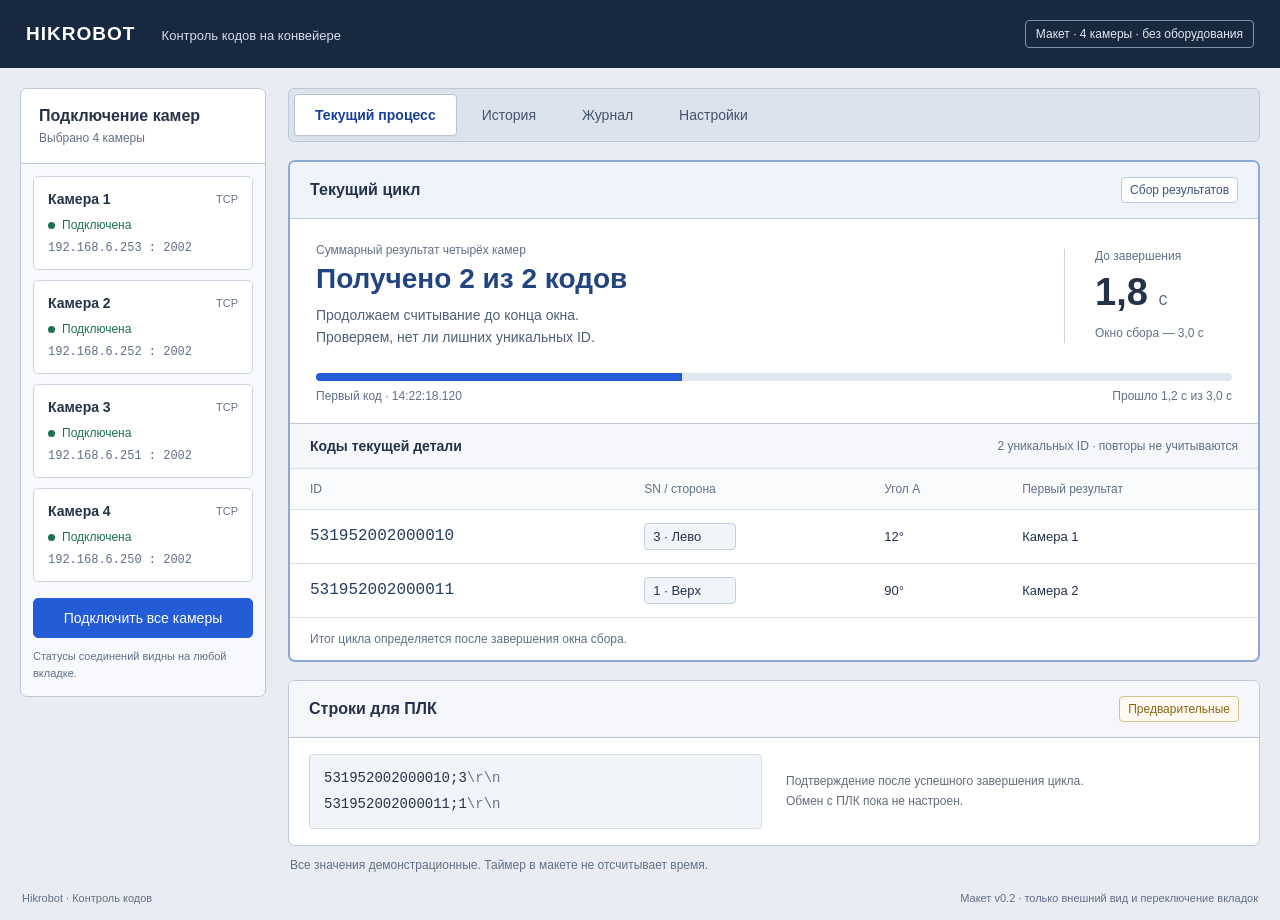
<file: Hikrobot_Stage1_Codex/hikrobot-interface-v2.html>
<!doctype html>
<html lang="ru">
<head>
<meta charset="utf-8">
<meta name="viewport" content="width=device-width,initial-scale=1">
<title>Hikrobot — интерфейс с четырьмя камерами</title>
<style>
:root{font-family:Segoe UI,Arial,sans-serif;font-size:14px;color:#243249;background:#e9edf3;--hk-blue:#245bd6;--hk-line:#bcc8d8;--hk-muted:#607088;--hk-green:#17724d}*{box-sizing:border-box}body{margin:0}button,input,select{font:inherit}button{cursor:pointer}button:disabled{cursor:default}h1,h2,h3,p{margin:0}h1{font-size:20px}h2{font-size:16px}h3{font-size:14px}header{height:68px;background:#18283f;color:#fff;display:flex;align-items:center;justify-content:space-between;padding:0 26px;gap:16px}.brand{font-size:19px;font-weight:600;letter-spacing:1px}.brand span{font-size:13px;font-weight:400;letter-spacing:0;margin-left:20px;color:#d1dced}.demo{font-size:12px;padding:6px 10px;border:1px solid #8391a8;border-radius:4px;color:#e1e8f1}.shell{max-width:1600px;margin:auto;padding:20px;display:grid;grid-template-columns:246px minmax(0,1fr);gap:22px}.sidebar{background:#f7f9fc;border:1px solid var(--hk-line);border-radius:7px;align-self:start;overflow:hidden}.sidebar-head{padding:18px;border-bottom:1px solid var(--hk-line);background:#fff}.sidebar-head p{margin-top:6px;font-size:12px;color:var(--hk-muted)}.camera-list{padding:12px;display:grid;gap:10px}.camera{background:#fff;border:1px solid #cad3df;border-radius:5px;padding:14px}.camera-title{display:flex;justify-content:space-between;gap:10px;align-items:center;font-weight:600}.camera-num{font-size:11px;color:var(--hk-muted);font-weight:400}.status{display:flex;align-items:center;gap:7px;font-size:12px;color:var(--hk-green);margin-top:11px}.dot{width:7px;height:7px;background:var(--hk-green);border-radius:50%;flex-shrink:0}.endpoint{font-family:Consolas,monospace;color:var(--hk-muted);font-size:12px;margin-top:9px}.sidebar-action{padding:4px 12px 15px}.action{border:1px solid #b7c4d5;border-radius:5px;background:#fff;color:#30405a;padding:10px 14px;min-height:40px}.action.primary{background:var(--hk-blue);border-color:var(--hk-blue);color:#fff}.sidebar-action .action{width:100%}.sidebar-action p{font-size:11px;color:var(--hk-muted);margin-top:10px;line-height:1.5}.main{min-width:0}.tabs{display:flex;gap:4px;padding:5px;border:1px solid var(--hk-line);border-radius:6px;background:#dce3ed;margin-bottom:18px}.tab{background:transparent;border:1px solid transparent;border-radius:4px;padding:11px 20px;color:#42536b;white-space:nowrap;min-height:42px}.tab[aria-selected=true]{background:#fff;border-color:#b7c4d5;color:#173f97;font-weight:600;box-shadow:0 1px 2px #23385810}.frame{background:#fff;border:1px solid var(--hk-line);border-radius:7px;overflow:hidden}.frame-title{padding:15px 20px;border-bottom:1px solid var(--hk-line);display:flex;align-items:center;justify-content:space-between;gap:12px;background:#f5f7fb}.tag{font-size:12px;color:#39557c;border:1px solid #c0cbdb;border-radius:4px;padding:5px 8px;background:#fff;white-space:nowrap}.cycle-frame{border:2px solid #8ca8d7}.cycle-frame .frame-title{background:#eef3fc;border-bottom-color:#bbcbdf}.hero{padding:24px 26px;display:grid;grid-template-columns:minmax(0,1fr) auto;gap:26px;align-items:center}.eyebrow{font-size:12px;color:var(--hk-muted);margin-bottom:6px}.hero h1{font-size:28px;margin-bottom:9px;color:#224582;font-weight:600}.hero p{color:#4e607a;line-height:1.6;max-width:570px}.timer{border-left:1px solid #ccd7e6;padding-left:30px;min-width:168px}.time{font-size:38px;line-height:1.25;font-weight:600;font-variant-numeric:tabular-nums}.time span{font-size:18px;font-weight:400;color:var(--hk-muted)}.timer p{font-size:12px;margin-top:7px;color:var(--hk-muted)}.progress-wrap{padding:0 26px 20px}.progress-track{height:8px;border-radius:4px;background:#e1e7f1;overflow:hidden}.progress-fill{width:40%;height:100%;background:var(--hk-blue)}.progress-labels{display:flex;justify-content:space-between;gap:12px;margin-top:8px;font-size:12px;color:var(--hk-muted)}.current-results{border-top:1px solid var(--hk-line)}.subheading{padding:14px 20px;background:#f5f7fb;display:flex;justify-content:space-between;gap:12px;align-items:center}.subheading span{font-size:12px;color:var(--hk-muted)}.table-scroll{overflow:auto}table{width:100%;border-collapse:collapse;text-align:left;white-space:nowrap;font-size:13px}th{font-weight:500;color:var(--hk-muted);background:#fafbfd;font-size:12px}td,th{padding:13px 20px;border-top:1px solid #d9e1eb}td{font-variant-numeric:tabular-nums}.id{font:16px Consolas,monospace;color:#243d62}.sn{display:inline-block;border:1px solid #c4d1e1;background:#f1f5fa;border-radius:4px;padding:5px 8px;min-width:92px}.table-note{padding:12px 20px;font-size:12px;color:var(--hk-muted);border-top:1px solid #d9e1eb;line-height:1.5}.plc-frame{margin-top:18px}.plc-body{padding:16px 20px;display:grid;grid-template-columns:minmax(260px,1fr) minmax(0,1fr);gap:24px;align-items:center}.plc-body pre{margin:0;font:14px/1.9 Consolas,monospace;background:#f1f4f8;border:1px solid #d3dce8;border-radius:4px;padding:10px 14px;overflow-wrap:anywhere;white-space:pre-wrap}.endmark{color:#65748a}.plc-body p{font-size:12px;color:#626c7b;line-height:1.7}.pending{color:#896417;border-color:#d6c28f;background:#fffaf0}.view-note{margin:12px 2px 0;font-size:12px;color:var(--hk-muted)}.page-heading{margin:3px 0 16px;display:flex;justify-content:space-between;align-items:center;gap:16px}.page-heading p{font-size:12px;color:var(--hk-muted);margin-top:6px}.log-list{font:13px/1.6 Consolas,monospace}.log-row{padding:13px 18px;border-top:1px solid #d9e1eb;display:grid;grid-template-columns:108px 104px minmax(0,1fr);gap:16px;overflow-wrap:anywhere}.log-row:first-child{border-top:0}.log-time{color:var(--hk-muted)}.log-event{background:#f1f5fc;color:#264d87}.settings-layout{display:grid;grid-template-columns:300px minmax(0,1fr);gap:18px}.fields{padding:4px 20px 22px}.field{display:block;font-size:13px;color:#475a74;margin-top:18px}.field input,.field select{display:block;width:100%;border:1px solid #b9c6d8;border-radius:4px;background:#fff;color:#243249;padding:10px;margin-top:8px;min-height:40px}.help{display:block;margin-top:8px;font-size:12px;color:var(--hk-muted);line-height:1.5}.config-camera{padding:15px 20px;border-top:1px solid #d9e1eb}.config-camera:first-child{border-top:0}.config-row{display:grid;grid-template-columns:2fr 1fr;gap:14px}.config-row .field{margin-top:12px}.settings-foot{display:flex;align-items:center;gap:18px;margin-top:18px}.settings-foot p{font-size:12px;color:var(--hk-muted);line-height:1.5}.bottom{max-width:1600px;margin:0 auto;padding:0 22px 16px;display:flex;justify-content:space-between;color:var(--hk-muted);font-size:11px;gap:15px}[hidden]{display:none!important}:focus-visible{outline:3px solid #91b5ff;outline-offset:3px}@media(min-width:1450px){.shell{padding:24px 30px;grid-template-columns:260px minmax(0,1fr);gap:28px}.hero{padding-top:32px;padding-bottom:32px}td,th{padding-top:16px;padding-bottom:16px}}@media(max-width:1100px){.shell{grid-template-columns:220px minmax(0,1fr);padding:16px;gap:16px}.tab{padding:10px 12px}.hero{padding:20px;gap:18px}.hero h1{font-size:24px}.timer{padding-left:20px;min-width:135px}.time{font-size:32px}.settings-layout{grid-template-columns:1fr}.plc-body{grid-template-columns:1fr;gap:12px}td,th{padding:12px 14px}.brand span{margin-left:12px}}@media(max-width:760px){header{height:auto;min-height:66px;padding:15px 18px;flex-wrap:wrap}.brand span{display:block;margin:5px 0 0;font-size:12px}.shell{grid-template-columns:1fr}.camera-list{grid-template-columns:repeat(2,minmax(0,1fr))}.sidebar-head{padding:12px 16px}.sidebar-action{display:flex;align-items:center;gap:14px;padding-top:0}.sidebar-action .action{width:auto;flex-shrink:0}.sidebar-action p{margin:0}.tabs{overflow:auto}.hero h1{font-size:23px}.hero p{font-size:13px}.log-row{grid-template-columns:85px minmax(0,1fr);gap:8px}.log-row span:last-child{grid-column:1/-1}.settings-foot{align-items:flex-start}.bottom{flex-wrap:wrap}}@media(max-width:420px){.shell{padding:10px}.camera-list{padding:8px;gap:8px}.camera{padding:11px 9px}.camera-num{display:none}.endpoint{font-size:11px}.hero{grid-template-columns:1fr;gap:16px}.timer{border-left:0;border-top:1px solid #ccd7e6;padding:12px 0 0;display:flex;align-items:baseline;gap:12px;flex-wrap:wrap}.timer .eyebrow{width:100%;margin:0}.progress-labels{flex-wrap:wrap}.frame-title{padding:12px}.tag{white-space:normal}.subheading{align-items:flex-start;flex-direction:column}.sidebar-action{flex-wrap:wrap}.config-row{grid-template-columns:1fr}.settings-foot{flex-direction:column}.plc-body{padding:14px}.tabs .tab{padding:9px 11px}}
</style>
</head>
<body>
<header><div class="brand">HIKROBOT <span>Контроль кодов на конвейере</span></div><span class="demo">Макет · 4 камеры · без оборудования</span></header>
<div class="shell">
<aside class="sidebar" aria-label="Статусы подключения камер">
<div class="sidebar-head"><h2>Подключение камер</h2><p>Выбрано 4 камеры</p></div>
<div class="camera-list">
<section class="camera"><div class="camera-title">Камера 1 <span class="camera-num">TCP</span></div><div class="status"><span class="dot"></span>Подключена</div><div class="endpoint">192.168.6.253 : 2002</div></section>
<section class="camera"><div class="camera-title">Камера 2 <span class="camera-num">TCP</span></div><div class="status"><span class="dot"></span>Подключена</div><div class="endpoint">192.168.6.252 : 2002</div></section>
<section class="camera"><div class="camera-title">Камера 3 <span class="camera-num">TCP</span></div><div class="status"><span class="dot"></span>Подключена</div><div class="endpoint">192.168.6.251 : 2002</div></section>
<section class="camera"><div class="camera-title">Камера 4 <span class="camera-num">TCP</span></div><div class="status"><span class="dot"></span>Подключена</div><div class="endpoint">192.168.6.250 : 2002</div></section>
</div>
<div class="sidebar-action"><button class="action primary" disabled>Подключить все камеры</button><p>Статусы соединений видны на любой вкладке.</p></div>
</aside>
<main class="main">
<nav class="tabs" role="tablist" aria-label="Разделы программы">
<button class="tab" id="process-tab" role="tab" aria-selected="true" aria-controls="process" type="button">Текущий процесс</button>
<button class="tab" id="history-tab" role="tab" aria-selected="false" aria-controls="history" type="button">История</button>
<button class="tab" id="journal-tab" role="tab" aria-selected="false" aria-controls="journal" type="button">Журнал</button>
<button class="tab" id="settings-tab" role="tab" aria-selected="false" aria-controls="settings" type="button">Настройки</button>
</nav>
<section id="process" role="tabpanel" aria-labelledby="process-tab">
<section class="frame cycle-frame">
<div class="frame-title"><h2>Текущий цикл</h2><span class="tag">Сбор результатов</span></div>
<div class="hero"><div><div class="eyebrow">Суммарный результат четырёх камер</div><h1>Получено 2 из 2 кодов</h1><p>Продолжаем считывание до конца окна.<br>Проверяем, нет ли лишних уникальных ID.</p></div><div class="timer"><div class="eyebrow">До завершения</div><div class="time">1,8 <span>с</span></div><p>Окно сбора — 3,0 с</p></div></div>
<div class="progress-wrap"><div class="progress-track" role="progressbar" aria-label="Время сбора" aria-valuenow="40" aria-valuemin="0" aria-valuemax="100"><div class="progress-fill"></div></div><div class="progress-labels"><span>Первый код · 14:22:18.120</span><span>Прошло 1,2 с из 3,0 с</span></div></div>
<div class="current-results"><div class="subheading"><h3>Коды текущей детали</h3><span>2 уникальных ID · повторы не учитываются</span></div><div class="table-scroll"><table><thead><tr><th>ID</th><th>SN / сторона</th><th>Угол A</th><th>Первый результат</th></tr></thead><tbody><tr><td class="id">531952002000010</td><td><span class="sn">3 · Лево</span></td><td>12°</td><td>Камера 1</td></tr><tr><td class="id">531952002000011</td><td><span class="sn">1 · Верх</span></td><td>90°</td><td>Камера 2</td></tr></tbody></table></div><div class="table-note">Итог цикла определяется после завершения окна сбора.</div></div>
</section>
<section class="frame plc-frame"><div class="frame-title"><h2>Строки для ПЛК</h2><span class="tag pending">Предварительные</span></div><div class="plc-body"><pre>531952002000010;3<span class="endmark">\r\n</span>
531952002000011;1<span class="endmark">\r\n</span></pre><p>Подтверждение после успешного завершения цикла.<br>Обмен с ПЛК пока не настроен.</p></div></section>
<p class="view-note">Все значения демонстрационные. Таймер в макете не отсчитывает время.</p>
</section>
<section id="history" role="tabpanel" aria-labelledby="history-tab" hidden>
<div class="page-heading"><div><h1>История считывания</h1><p>Последние 10 записей · при запуске история начинается заново</p></div></div>
<section class="frame"><div class="frame-title"><h2>Данные, полученные от камер</h2><span class="tag">Каждое считывание</span></div><div class="table-scroll"><table><thead><tr><th>Время</th><th>Камера</th><th>ID</th><th>SN</th><th>A, °</th><th>X</th><th>Y</th></tr></thead><tbody>
<tr><td>14:22:18.850</td><td>4</td><td class="id">531952002000010</td><td>3</td><td>14</td><td>1824</td><td>1137</td></tr>
<tr><td>14:22:18.460</td><td>2</td><td class="id">531952002000011</td><td>1</td><td>90</td><td>1792</td><td>1108</td></tr>
<tr><td>14:22:18.120</td><td>1</td><td class="id">531952002000010</td><td>3</td><td>12</td><td>1825</td><td>1140</td></tr>
<tr><td>14:21:52.630</td><td>3</td><td class="id">531952002000009</td><td>4</td><td>181</td><td>1811</td><td>1124</td></tr>
<tr><td>14:21:52.140</td><td>1</td><td class="id">531952002000008</td><td>2</td><td>270</td><td>1804</td><td>1119</td></tr>
</tbody></table></div><div class="table-note">Повторы видны в истории. В суммарном результате сохраняются данные первого считывания ID. X и Y показаны для справки.</div></section>
</section>
<section id="journal" role="tabpanel" aria-labelledby="journal-tab" hidden>
<div class="page-heading"><div><h1>Журнал сообщений</h1><p>Входящие пакеты и события обработки</p></div></div>
<section class="frame"><div class="frame-title"><h2>События</h2><span class="tag">Демонстрационные записи</span></div><div class="log-list">
<div class="log-row"><span class="log-time">14:22:18.120</span><span>Камера 1</span><span>{id:531952002000010,p:(1825,1140),a:12}</span></div>
<div class="log-row log-event"><span class="log-time">14:22:18.121</span><span>Программа</span><span>Начат цикл. Ожидается 2 ID. Окно сбора 3,0 с.</span></div>
<div class="log-row"><span class="log-time">14:22:18.460</span><span>Камера 2</span><span>{id:531952002000011,p:(1792,1108),a:90}</span></div>
<div class="log-row"><span class="log-time">14:22:18.850</span><span>Камера 4</span><span>{id:531952002000010,p:(1824,1137),a:14}</span></div>
<div class="log-row log-event"><span class="log-time">14:22:18.851</span><span>Программа</span><span>Повтор ID. Для цикла сохранён первый результат камеры 1.</span></div>
<div class="log-row"><span class="log-time">14:22:19.100</span><span>Камера 3</span><span>{NoRead}</span></div>
<div class="log-row log-event"><span class="log-time">14:22:19.101</span><span>Программа</span><span>NoRead камеры 3 учтён. Получено 2 уникальных ID, сбор продолжается.</span></div>
</div></section>
</section>
<section id="settings" role="tabpanel" aria-labelledby="settings-tab" hidden>
<div class="page-heading"><div><h1>Настройки</h1><p>Параметры процесса и адреса всех четырёх камер</p></div></div>
<div class="settings-layout"><section class="frame"><div class="frame-title"><h2>Параметры процесса</h2></div><div class="fields"><label class="field">Количество камер<select><option>1</option><option>2</option><option>3</option><option selected>4</option></select></label><label class="field">Ожидаемое количество кодов<select><option>1</option><option selected>2</option><option>3</option><option>4</option></select><span class="help">Уникальные ID суммарно со всех камер.</span></label><label class="field">Окно сбора, с<input type="number" value="3" min="0.1" step="0.1"><span class="help">Начинается с первого кода. Повторные пакеты не продлевают окно.</span></label></div></section>
<section class="frame"><div class="frame-title"><h2>Адреса камер</h2><span class="tag">TCP</span></div>
<div class="config-camera"><h3>Камера 1</h3><div class="config-row"><label class="field">IP-адрес<input value="192.168.6.253" aria-label="IP-адрес камеры 1"></label><label class="field">Порт<input type="number" value="2002" aria-label="Порт камеры 1"></label></div></div>
<div class="config-camera"><h3>Камера 2</h3><div class="config-row"><label class="field">IP-адрес<input value="192.168.6.252" aria-label="IP-адрес камеры 2"></label><label class="field">Порт<input type="number" value="2002" aria-label="Порт камеры 2"></label></div></div>
<div class="config-camera"><h3>Камера 3</h3><div class="config-row"><label class="field">IP-адрес<input value="192.168.6.251" aria-label="IP-адрес камеры 3"></label><label class="field">Порт<input type="number" value="2002" aria-label="Порт камеры 3"></label></div></div>
<div class="config-camera"><h3>Камера 4</h3><div class="config-row"><label class="field">IP-адрес<input value="192.168.6.250" aria-label="IP-адрес камеры 4"></label><label class="field">Порт<input type="number" value="2002" aria-label="Порт камеры 4"></label></div></div>
</section></div><div class="settings-foot"><button class="action primary" disabled>Сохранить настройки</button><p>В основной программе настройки сохраняются по этой кнопке.<br>В макете поля редактируются, сохранение и подключение недоступны.</p></div>
</section>
</main>
</div>
<footer class="bottom"><span>Hikrobot · Контроль кодов</span><span>Макет v0.2 · только внешний вид и переключение вкладок</span></footer>
<script>
const tabs=Array.from(document.querySelectorAll('.tab'));
function selectTab(tab){tabs.forEach(item=>{const active=item===tab;item.setAttribute('aria-selected',String(active));document.getElementById(item.getAttribute('aria-controls')).hidden=!active;});}
tabs.forEach((tab,index)=>{tab.addEventListener('click',()=>selectTab(tab));tab.addEventListener('keydown',event=>{let next;if(event.key==='ArrowRight')next=(index+1)%tabs.length;else if(event.key==='ArrowLeft')next=(index+tabs.length-1)%tabs.length;else if(event.key==='Home')next=0;else if(event.key==='End')next=tabs.length-1;else return;event.preventDefault();selectTab(tabs[next]);tabs[next].focus();});});
</script>
</body>
</html>
</file>
